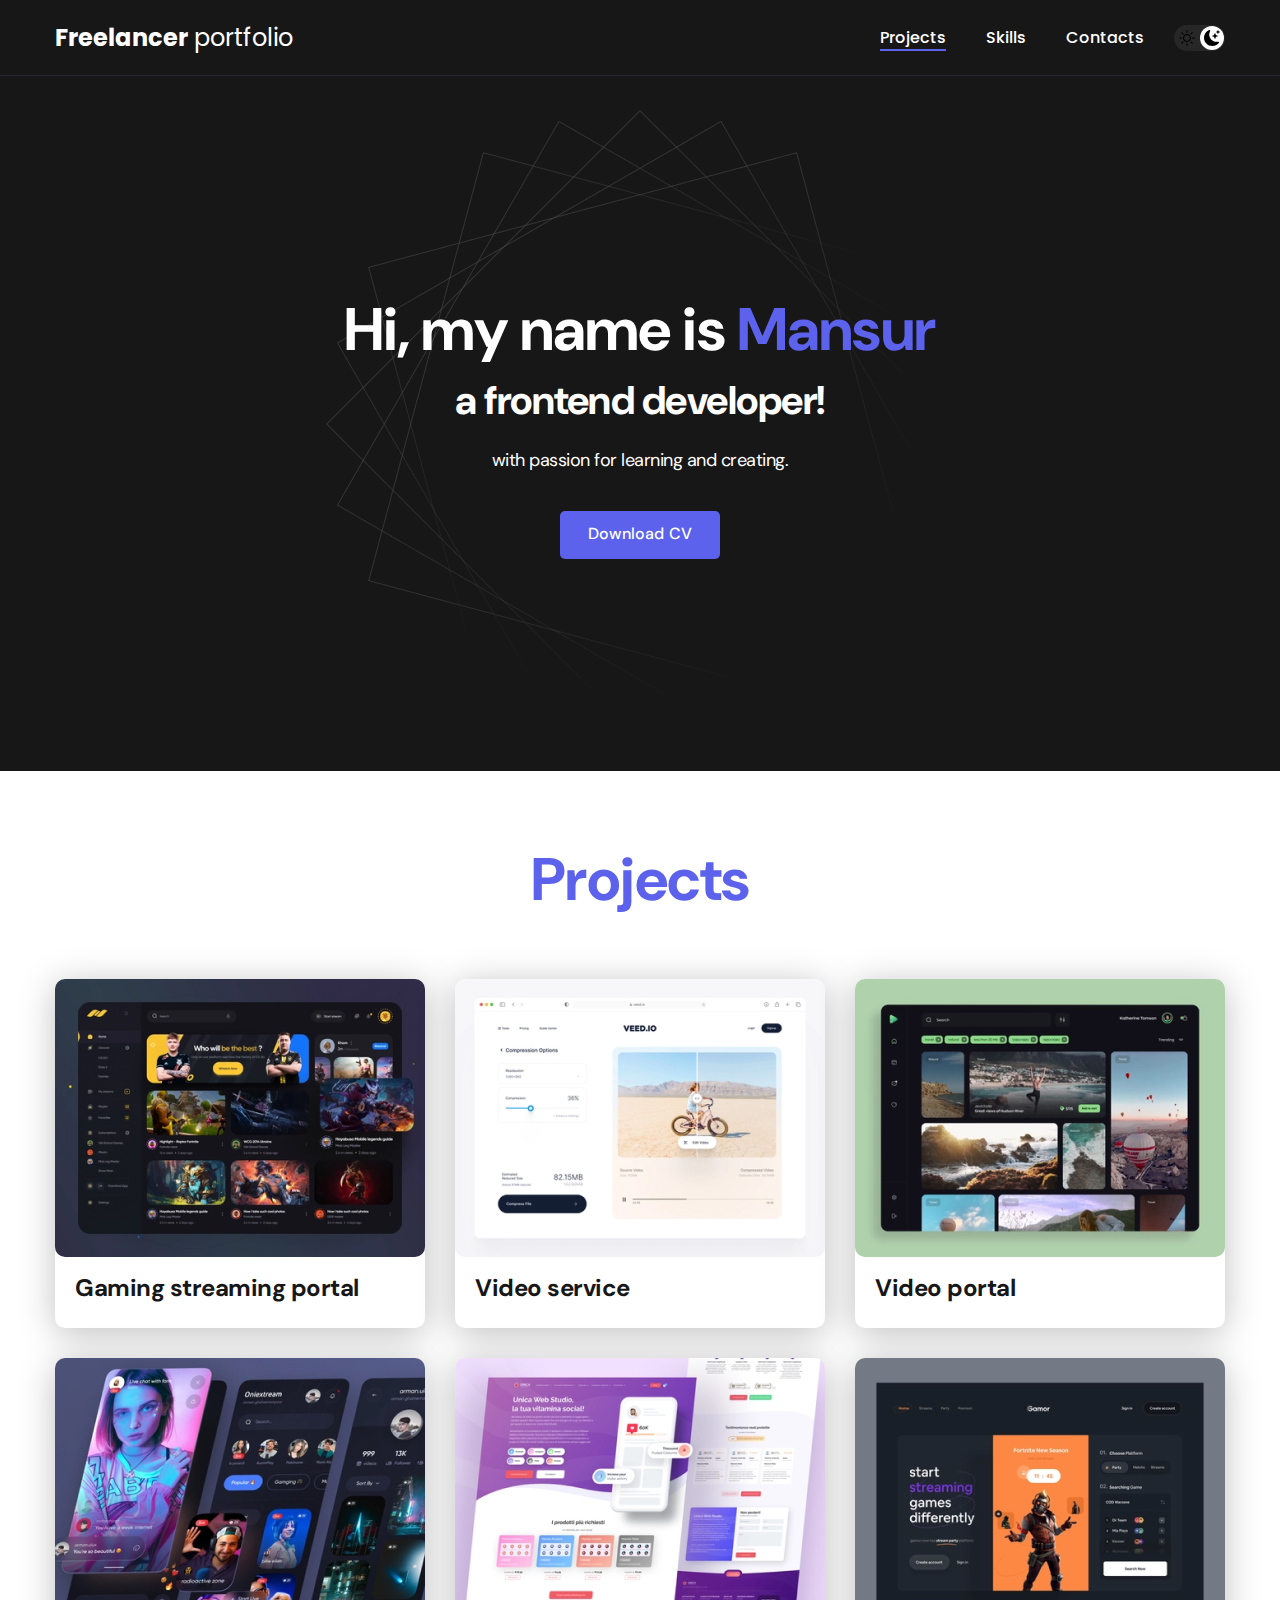
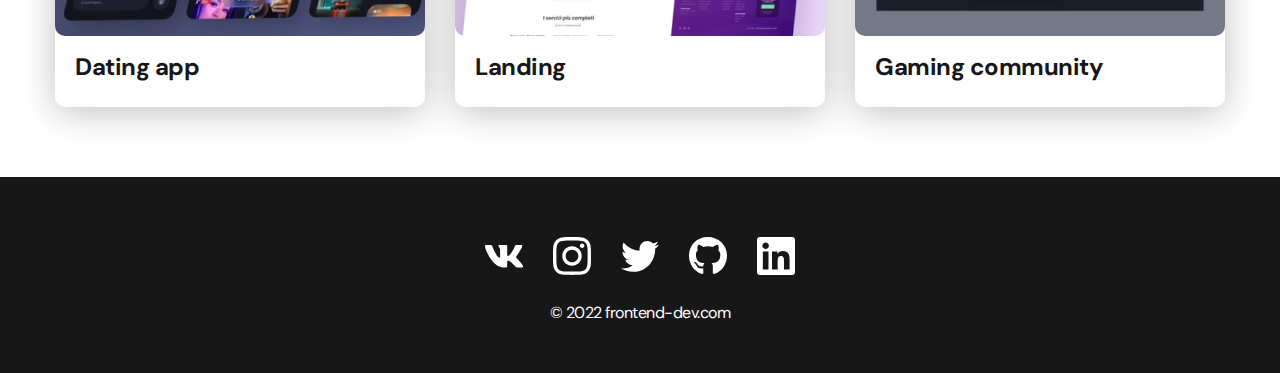
<file: HTML CSS PROJECT/index.html>
<!DOCTYPE html>
<html lang="en">
<head>
	<meta charset="UTF-8">
	<meta http-equiv="X-UA-Compatible" content="IE=edge">
	<meta name="viewport" content="width=device-width, initial-scale=1.0">
	<title>HTML CSS Project(Freelancer Portfolio)</title>
	<link rel="stylesheet" href="css/main.css">
</head>
<body>
	<nav class="nav">
		<div class="container">
			<div class="nav-row">
				<a href="./index.html" class="logo"> <strong>Freelancer</strong> portfolio</a>

				<button class="dark-mode-btn dark-mode-btn--active">
					<img src="img/icons/Sun.svg" alt="Light mode" class="dark-mode-btn__icon">
					<img src="img/icons/Moon.svg" alt="Dark mode" class="dark-mode-btn__icon">
				</button>

				<ul class="nav-list">
					<li class="nav-list__item"><a href="./index.html" class="nav-list__link nav-list__link--active">Projects</a></li>
					<li class="nav-list__item"><a href="./skills.html" class="nav-list__link">Skills</a></li>
					<li class="nav-list__item"><a href="./contacts.html" class="nav-list__link">Contacts</a></li>
				</ul>



			</div>
		</div>
	</nav>

	<header class="header">
		<div class="header__wrapper">
			<h1 class="header__title">
				<strong>Hi, my name is <em>Mansur</em></strong> <br>
				a frontend developer!
			</h1>
			<div class="header__text">
				<p>with passion for learning and creating.</p>
			</div>
			<a href="#!" class="btn">Download CV</a>
		</div>
	</header>

	<main class="section">
		<div class="container">
			<h2 class="title-1">Projects</h2>
			<ul class="projects">
				<li class="project">
					<a href="./project-page.html">
						<img src="img/projects/01 image.jpg" alt="project img" class="project__img">
					<h3 class="project__title">Gaming streaming portal</h3>
					</a>
				</li>
				<li class="project">
					<a href="./project-page.html">
						<img src="img/projects/02 image.jpg" alt="project img" class="project__img">
						<h3 class="project__title">Video service</h3>
					</a>
				</li>
				<li class="project">
					<a href="./project-page.html">
						<img src="img/projects/03 image.jpg" alt="project img" class="project__img">
						<h3 class="project__title">Video portal</h3>
					</a>
				</li>
				<li class="project">
					<a href="./project-page.html">
						<img src="img/projects/04 image.jpg" alt="project img" class="project__img">
						<h3 class="project__title">Dating app</h3>
					</a>
				</li>
				<li class="project">
					<a href="./project-page.html">
						<img src="img/projects/05 image.jpg" alt="project img" class="project__img">
						<h3 class="project__title">Landing</h3>
					</a>
				</li>
				<li class="project">
					<a href="./project-page.html">
						<img src="img/projects/06 image.jpg" alt="project img" class="project__img">
						<h3 class="project__title">Gaming community</h3>
					</a>
				</li>
			</ul>
		</div>
	</main>

	<footer class="footer">
		<div class="container">
			<div class="footer__wrapper">
				<ul class="social">
					<li class="social__item"><a href="#!"><img src="img/icons/vk.svg" alt="vk"></a></li>
					<li class="social__item"><a href="#!"><img src="img/icons/instagram.svg" alt="vk"></a></li>
					<li class="social__item"><a href="#!"><img src="img/icons/twitter.svg" alt="vk"></a></li>
					<li class="social__item"><a href="#!"><img src="img/icons/gitHub.svg" alt="vk"></a></li>
					<li class="social__item"><a href="#!"><img src="img/icons/linkedIn.svg" alt="vk"></a></li>
				</ul>
				<div class="copiright">
					<p>© 2022 frontend-dev.com</p>
				</div>
			</div>
		</div>
	</footer>

	<script src="js/main.js"></script>
</body>
</html>
</file>
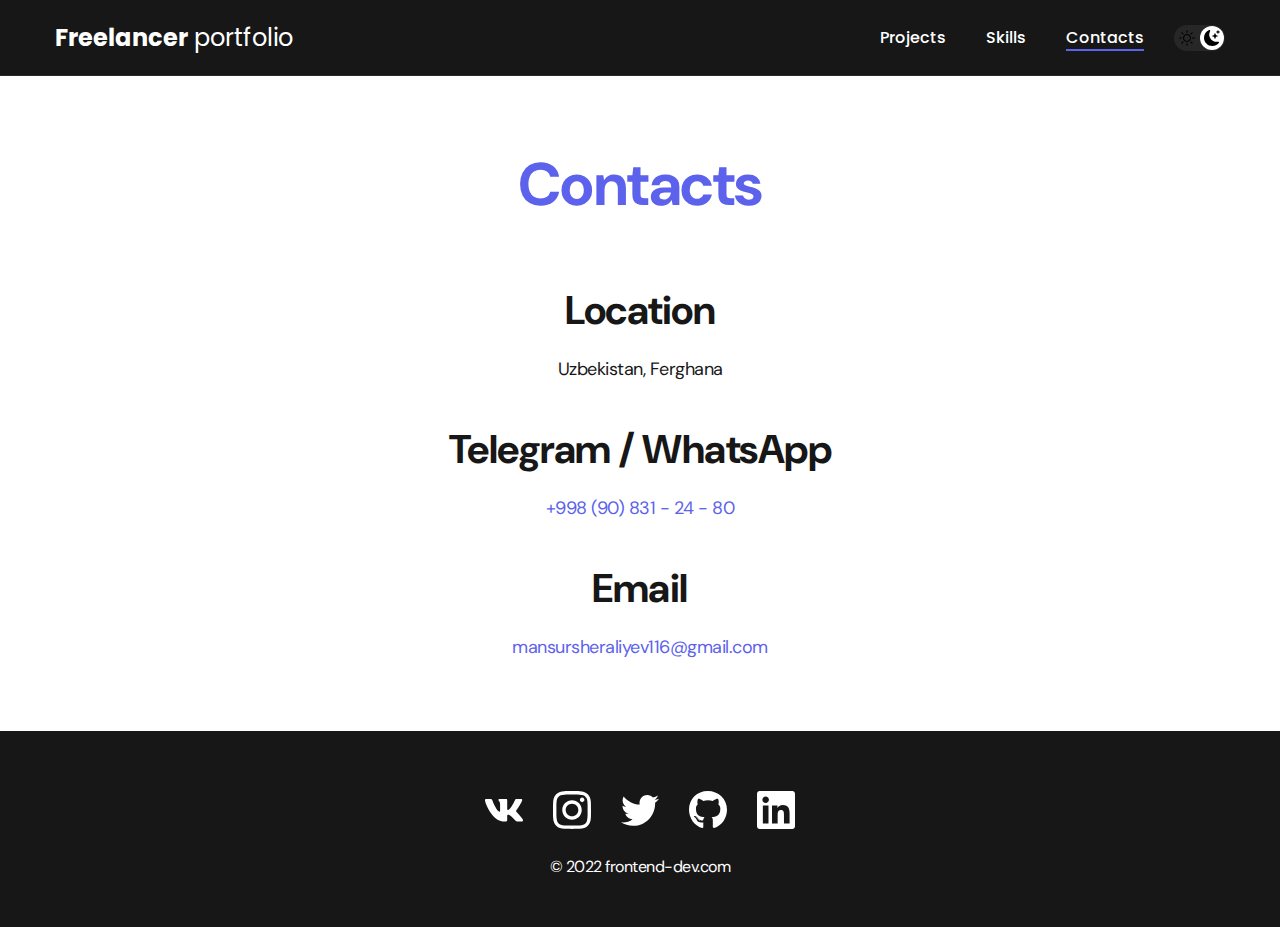
<file: HTML CSS PROJECT/contacts.html>
<!DOCTYPE html>
<html lang="en">
<head>
	<meta charset="UTF-8">
	<meta http-equiv="X-UA-Compatible" content="IE=edge">
	<meta name="viewport" content="width=device-width, initial-scale=1.0">
	<title>HTML CSS Project(Freelancer Portfolio)</title>
	<link rel="stylesheet" href="css/main.css">
</head>
<body>
	<nav class="nav">
		<div class="container">
			<div class="nav-row">
				<a href="./index.html" class="logo"> <strong>Freelancer</strong> portfolio</a>

				<button class="dark-mode-btn dark-mode-btn--active">
					<img src="img/icons/Sun.svg" alt="Light mode" class="dark-mode-btn__icon">
					<img src="img/icons/Moon.svg" alt="Dark mode" class="dark-mode-btn__icon">
				</button>

				<ul class="nav-list">
					<li class="nav-list__item"><a href="./index.html" 	class="nav-list__link">Projects</a></li>
					<li class="nav-list__item"><a href="./skills.html" class="nav-list__link">Skills</a></li>
					<li class="nav-list__item"><a href="./contacts.html" class="nav-list__link nav-list__link--active">Contacts</a></li>
				</ul>
			</div>
		</div>
	</nav>


	<main class="section">
		<div class="container">
			<h1 class="title-1">Contacts</h1>
			<ul class="content-list">
				<li class="content-list__item">
					<h2 class="title-2">Location</h2>
					<p>Uzbekistan, Ferghana</p>
				</li>
				<li class="content-list__item">
					<h2 class="title-2">Telegram / WhatsApp</h2>
					<p><a href="tel:+998908312480">+998 (90) 831 - 24 - 80</a></p>
				</li>
				<li class="content-list__item">
					<h2 class="title-2">Email</h2>
					<p><a href="mailto:mansursheraliyev116@gmail.com">mansursheraliyev116@gmail.com</a></p>
				</li>
			</ul>
		</div>
	</main>

	<footer class="footer">
		<div class="container">
			<div class="footer__wrapper">
				<ul class="social">
					<li class="social__item"><a href="#!"><img src="img/icons/vk.svg" alt="vk"></a></li>
					<li class="social__item"><a href="#!"><img src="img/icons/instagram.svg" alt="vk"></a></li>
					<li class="social__item"><a href="#!"><img src="img/icons/twitter.svg" alt="vk"></a></li>
					<li class="social__item"><a href="#!"><img src="img/icons/gitHub.svg" alt="vk"></a></li>
					<li class="social__item"><a href="#!"><img src="img/icons/linkedIn.svg" alt="vk"></a></li>
				</ul>
				<div class="copiright">
					<p>© 2022 frontend-dev.com</p>
				</div>
			</div>
		</div>
	</footer>
	<script src="js/main.js"></script>
</body>
</html>
</file>
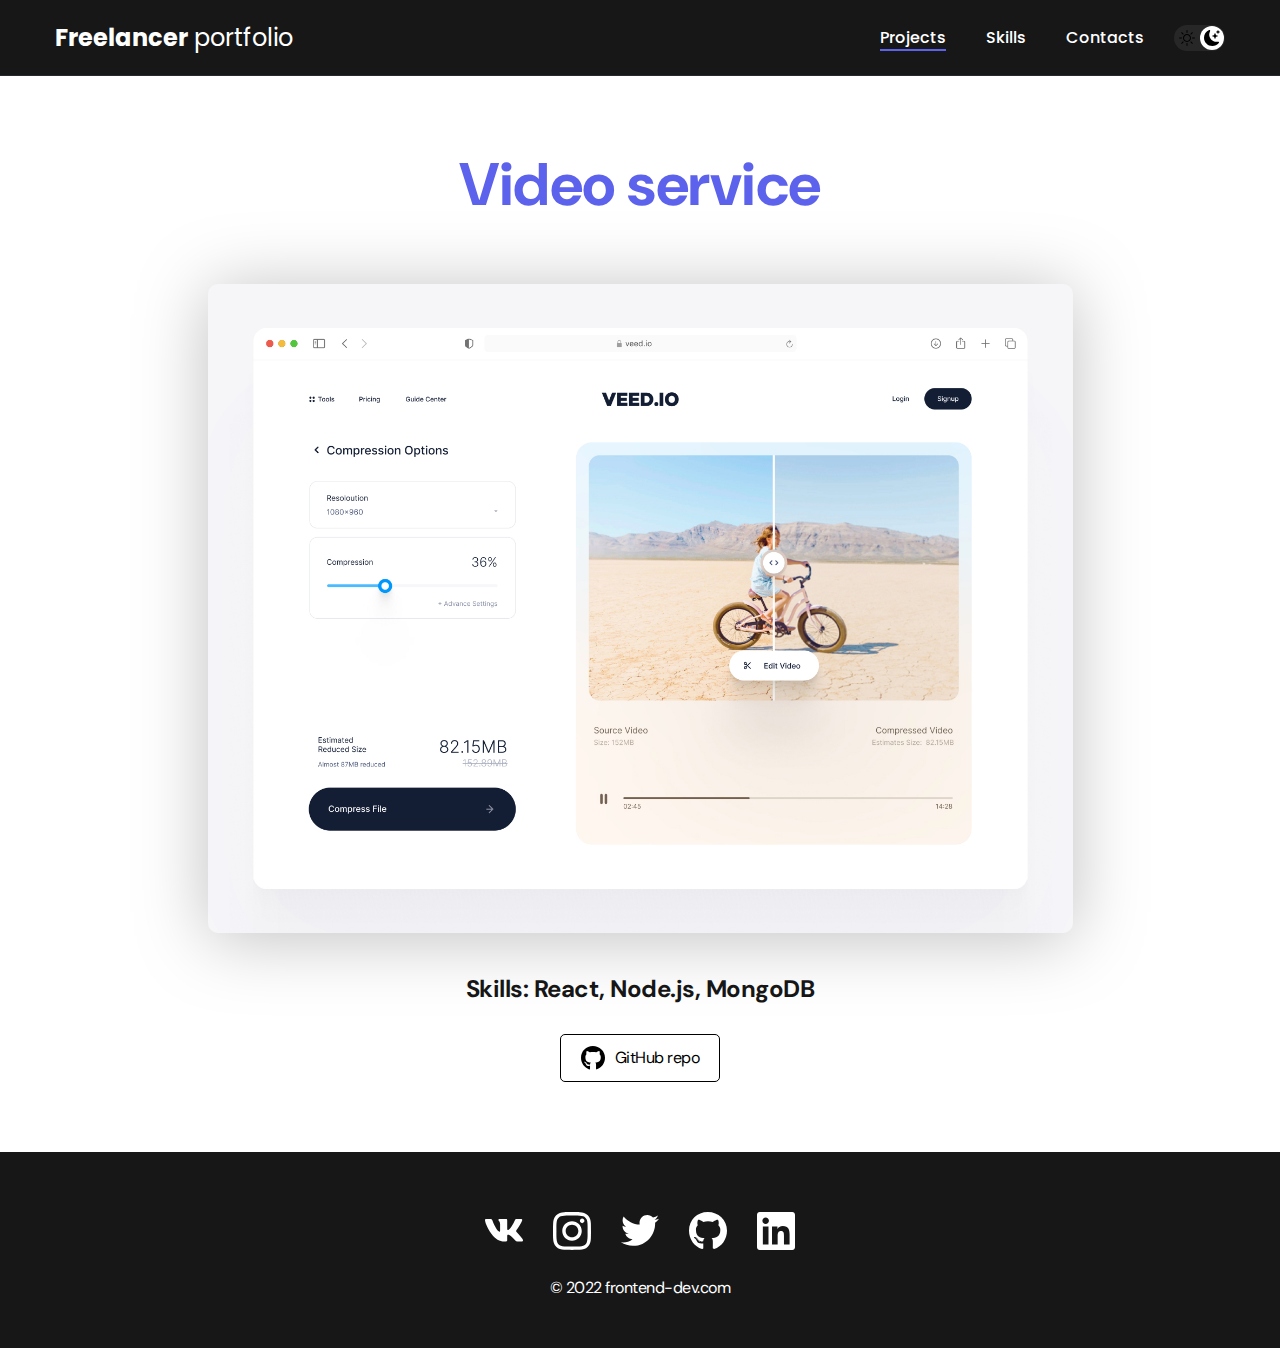
<file: HTML CSS PROJECT/project-page.html>
<!DOCTYPE html>
<html lang="en">
<head>
	<meta charset="UTF-8">
	<meta http-equiv="X-UA-Compatible" content="IE=edge">
	<meta name="viewport" content="width=device-width, initial-scale=1.0">
	<title>HTML CSS Project(Freelancer Portfolio)</title>
	<link rel="stylesheet" href="css/main.css">
</head>
<body>
	<nav class="nav">
		<div class="container">
			<div class="nav-row">
				<a href="./index.html" class="logo"> <strong>Freelancer</strong> portfolio</a>

				<button class="dark-mode-btn dark-mode-btn--active">
					<img src="img/icons/Sun.svg" alt="Light mode" class="dark-mode-btn__icon">
					<img src="img/icons/Moon.svg" alt="Dark mode" class="dark-mode-btn__icon">
				</button>

				<ul class="nav-list">
					<li class="nav-list__item"><a href="./index.html" class="nav-list__link nav-list__link--active">Projects</a></li>
					<li class="nav-list__item"><a href="./skills.html" class="nav-list__link">Skills</a></li>
					<li class="nav-list__item"><a href="./contacts.html" class="nav-list__link">Contacts</a></li>
				</ul>
			</div>
		</div>
	</nav>


	<main class="section">
		<div class="container">
			<div class="project-details">
				<h1 class="title-1">Video service</h1>
				<img src="img/projects/02-big.jpg" alt="img" class="project-details__cover">
				<div class="project-details__desc">
					<p>Skills: React, Node.js, MongoDB</p>
				</div>
				<a href="#!" class="btn-outline">
					<img src="img/icons/gitHub-black.svg" alt="icon">
					GitHub repo
				</a>
			</div>
		</div>
	</main>

	<footer class="footer">
		<div class="container">
			<div class="footer__wrapper">
				<ul class="social">
					<li class="social__item"><a href="#!"><img src="img/icons/vk.svg" alt="vk"></a></li>
					<li class="social__item"><a href="#!"><img src="img/icons/instagram.svg" alt="vk"></a></li>
					<li class="social__item"><a href="#!"><img src="img/icons/twitter.svg" alt="vk"></a></li>
					<li class="social__item"><a href="#!"><img src="img/icons/gitHub.svg" alt="vk"></a></li>
					<li class="social__item"><a href="#!"><img src="img/icons/linkedIn.svg" alt="vk"></a></li>
				</ul>
				<div class="copiright">
					<p>© 2022 frontend-dev.com</p>
				</div>
			</div>
		</div>
	</footer>
	<script src="js/main.js"></script>
</body>
</html>
</file>
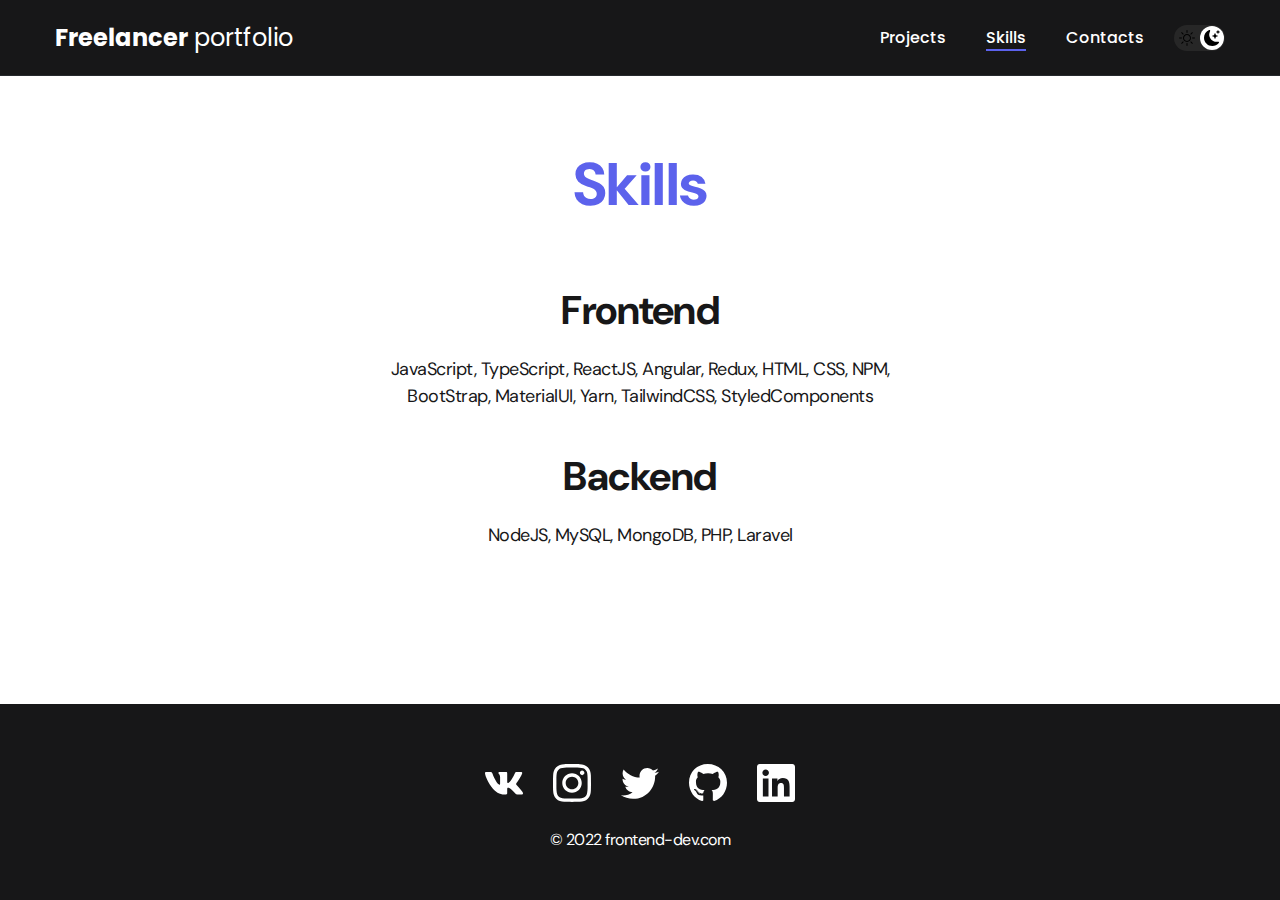
<file: HTML CSS PROJECT/skills.html>
<!DOCTYPE html>
<html lang="en">
<head>
	<meta charset="UTF-8">
	<meta http-equiv="X-UA-Compatible" content="IE=edge">
	<meta name="viewport" content="width=device-width, initial-scale=1.0">
	<title>HTML CSS Project(Freelancer Portfolio)</title>
	<link rel="stylesheet" href="css/main.css">
</head>
<body>
	<nav class="nav">
		<div class="container">
			<div class="nav-row">
				<a href="./index.html" class="logo"> <strong>Freelancer</strong> portfolio</a>

				<button class="dark-mode-btn dark-mode-btn--active">
					<img src="img/icons/Sun.svg" alt="Light mode" class="dark-mode-btn__icon">
					<img src="img/icons/Moon.svg" alt="Dark mode" class="dark-mode-btn__icon">
				</button>

				<ul class="nav-list">
					<li class="nav-list__item"><a href="./index.html" 	class="nav-list__link">Projects</a></li>
					<li class="nav-list__item"><a href="./skills.html" class="nav-list__link nav-list__link--active">Skills</a></li>
					<li class="nav-list__item"><a href="./contacts.html" class="nav-list__link">Contacts</a></li>
				</ul>
			</div>
		</div>
	</nav>


	<main class="section">
		<div class="container">
			<h1 class="title-1">Skills</h1>
			<ul class="content-list">
				<li class="content-list__item">
					<h2 class="title-2">Frontend</h2>
					<p>JavaScript, TypeScript, ReactJS, Angular, Redux, HTML, CSS, NPM, BootStrap, MaterialUI, Yarn, TailwindCSS, StyledComponents</p>
				</li>
				<li class="content-list__item">
					<h2 class="title-2">Backend</h2>
					<p>NodeJS, MySQL, MongoDB, PHP, Laravel</p>
				</li>
			</ul>
		</div>
	</main>

	<footer class="footer">
		<div class="container">
			<div class="footer__wrapper">
				<ul class="social">
					<li class="social__item"><a href="#!"><img src="img/icons/vk.svg" alt="vk"></a></li>
					<li class="social__item"><a href="#!"><img src="img/icons/instagram.svg" alt="vk"></a></li>
					<li class="social__item"><a href="#!"><img src="img/icons/twitter.svg" alt="vk"></a></li>
					<li class="social__item"><a href="#!"><img src="img/icons/gitHub.svg" alt="vk"></a></li>
					<li class="social__item"><a href="#!"><img src="img/icons/linkedIn.svg" alt="vk"></a></li>
				</ul>
				<div class="copiright">
					<p>© 2022 frontend-dev.com</p>
				</div>
			</div>
		</div>
	</footer>
	<script src="js/main.js"></script>
</body>
</html>
</file>
<file: HTML CSS PROJECT/css/main.css>
@import "./reset.css";
@import url('https://fonts.googleapis.com/css2?family=DM+Sans:wght@400;500;700&family=Poppins:wght@400;500;700&display=swap');

/* 
font-family: 'DM Sans', sans-serif;
font-family: 'Poppins', sans-serif;
*/

/* * {
	border: 1px solid red;
} */

:root {
	--blackpure : #000;
	--black : #171718;
	--black-border: #26292d;
	--white : #fff;
	--purple : #5C62EC;
	
	--text-color : var(--black);
	--dark-bg : var(--black);
	--dark-border : var(--black-border);
	--header-text : var(--white);
	--accent : var(--purple);

	/* Light mode */

	--page-bg:var(--white);
	--text-color:var(--black);

	--title-1:var(--accent);

	--project-card-bg:var(--white);
	--project-card-text:var(--black);
	--box-shadow: 0px 5px 35px rgba(0, 0, 0, 0.25);
}



.dark {
	/* Dark mode */

	--page-bg: #252526;
	--text-color:var(--white);

	--title-1:var(--white);

	--project-card-bg:var(--black);
	--project-card-text:var(--white);
	--box-shadow: 0px 5px 35px rgba(0, 0, 0, 0.8);
}

html, body {
	display: flex;
	flex-direction: column;
	min-height: 100vh;

	font-family: 'DM Sans', sans-serif;
	letter-spacing: -0.5px;

	/* Light mode */
	background-color: var(--page-bg);
	color: var(--text-color);
}

/* General */


.container {
	margin: 0 auto;
	padding: 0 15px;
	max-width: 1200px;
}


.section {
	padding: 70px 0;
}

.title-1 {
	margin-bottom: 60px;
	font-size: 60px;
	font-weight: 700;
	line-height: 1.3;
	color: var(--title-1);
	text-align: center;
}

.title-2 {
	margin-bottom: 20px;
	font-size: 40px;
	line-height: 1.3;
	font-weight: 700;
}

/* Nav */

.nav {
	padding: 20px 0;
	border-bottom: 1px solid var(--dark-border);
	background-color: var(--dark-bg);
	color: var(--white);
	letter-spacing: normal;
}

.nav-row {
	display: flex;
	justify-content: flex-end;
	align-items: center;
	column-gap: 30px;
	row-gap: 20px;
	flex-wrap: wrap;
}

.logo {
	margin-right: auto;
	color: var(--header-text);
	font-size: 24px;
	font-family: 'Poppins', sans-serif;
}

.logo strong {
	font-weight: 700;
}

.nav-list {
	display: flex;
	align-items: center;
	row-gap: 10px;
	column-gap: 40px;
	font-size: 16px;
	font-weight: 500;
	font-family: 'Poppins', sans-serif;
}

.nav-list__link {
	color: var(--header-text);
	transition: opacity 0.2s ease-in;
}

.nav-list__link:hover {
	opacity: 0.7;
}

.nav-list__link--active {
	position: relative;
}

.nav-list__link--active::before {
	content: "";
	position: absolute;
	left: 0;
	top: 100%;
	display: block;
	height: 2px;
	width: 100%;
	background-color: var(--accent);
}

/* Dark mode btn */

.dark-mode-btn {
	order: 2;
	position: relative;
	display: flex;
	justify-content: space-between;
	width: 51px;
	height: 26px;
	padding: 5px;
	border-radius: 50px;
	background-color: #272727;
}

.dark-mode-btn::before {
	content: "";
	position: absolute;
	top: 1px;
	left: 1px;
	display: block;
	width: 24px;
	height: 24px;
	border-radius: 50%;
	background-color: var(--white);
	transition: left 0.2s ease-in;
}

.dark-mode-btn--active::before {
	left: 26px;
}
.dark-mode-btn__icon {
	position: relative;
	z-index: 8;
}

/* Header */

.header {
	padding: 40px 0;
	min-height: 695px;
	display: flex;
	justify-content: center;
	align-items: center;
	text-align: center;
	background-color: var(--dark-bg);
	background-image: url('./../img/header_bg.png');
	background-repeat: no-repeat;
	background-size: auto;
	background-position: center center;
	color: var(--header-text);
}

.header__wrapper {
	padding: 0 15px;
	max-width: 670px;
}
.header__title {
	margin-bottom: 20px;
	font-size: 40px;
	font-weight: 700;
	line-height: 1.4;
}

.header__title strong {
	font-size: 60px;
	font-weight: 700;
}

.header__title em {
	font-style: normal;
	color: var(--accent);
}
.header__text {
	margin-bottom: 40px;
	font-size: 18px;
	line-height: 1.333;
}

.header__text p + p {
	margin-top: 0.5em;
}

/* Btn */



.btn {
	display: inline-block;
	height: 48px;
	padding: 12px 28px;
	border-radius: 5px;
	background-color: var(--accent);
	color: var(--white);
	letter-spacing: 0.15px;
	font-size: 16px;
	font-weight: 500;
}
.btn:hover {
	opacity: 0.7;
	transition: opacity 0.2s ease-in;
}
.btn:active {
	position: relative;
	top: 2px;
}

/* Btn Outline */

.btn-outline {
	display: flex;
	column-gap: 10px;
	align-items: center;
	padding: 12px 20px;
	height: 48px;
	border-radius: 5px;
	border: 1px solid var(--blackpure);
	background-color: var(--white);
	color: var(--blackpure);
}

.btn-outline:hover {
	opacity: 0.7;
	transition: opacity 0.2s ease-in;
}
.btn-outline:active {
	position: relative;
	top: 2px;
}




/* Projects */


.projects {
	display: flex;
	flex-wrap: wrap;
	justify-content: center;
	column-gap: 30px;
	row-gap: 30px;
}
.project {
	max-width: 370px;
	background-color: var(--project-card-bg);
	box-shadow: var(--box-shadow);
	border-radius: 10px;
}
.project__img {
	border-radius: 10px;
}
.project__title {
	padding: 15px 20px 25px;
	font-weight: 700;
	font-size: 24px;
	line-height: 1.3;
	color: var(--project-card-text);
}


/* Project details */

.project-details {
	margin: 0 auto;
	max-width: 865px;
	display: flex;
	flex-direction: column;
	align-items: center;
	text-align: center;
}

.project-details__cover {
	max-width: 100%;
	margin-bottom: 40px;
	filter: drop-shadow(0px 5px 35px rgba(0, 0, 0, 0.25));
	border-radius: 10px;
}
.project-details__desc {
	margin-bottom: 30px;
	font-weight: 700;
	font-size: 24px;
	line-height: 1.3;
}

/* Content list */


.content-list {
	margin: 0 auto;
	max-width: 570px;
	display: flex;
	flex-direction: column;
	align-items: center;
	row-gap: 40px;
	text-align: center;
}

.content-list a {
	color: var(--accent);
}
.content-list__item {
	font-size: 18px;
	line-height: 1.5;
}

.content-list__item p + p {
	margin-top: 0.5em;
}

/* Footer */


.footer {
	margin-top: auto;
	padding: 60px 0 50px;
	background-color: var(--dark-bg);
	color: var(--header-text);
}

.footer__wrapper{
	display: flex;
	flex-direction: column;
	align-items: center;
	row-gap: 27px;
}

.social {
	display: flex;
	column-gap: 30px;
	align-items: center;
}	

.copiright {
	font-size: 16px;
}
.copiright p + p {
	margin-top: 0.5em;
}


@media (max-width: 620px) {

	/* Header */

	.header {
		min-height: unset;
	}
	.header__title {
		font-size: 30px;
	}
	.header__title strong {
		font-size: 40px;
	}

	/* Nav */

	.nav-row {
		justify-content: space-between;
	}

	.dark-mode-btn {
		order: 0;
	}

	/* General */

	.section {
		padding: 40px 0;
	}
	.title-1 {
		margin-bottom: 30px;
		font-size: 40px;
	}
	.title-2 {
		margin-bottom: 10px;
		font-size: 30px;
	}

	/* Projects */

	.project__title {
		font-size: 20px;
	}

	/* Project Page */

	.project-details__desc {
		margin-bottom: 20px;
		font-size: 22px;
	}

	/* Content List */

	.content-list {
		row-gap: 20px;
	}
	.content-list__item {
		font-size: 16px;
	}

	/* Footer */

	.footer {
		padding: 40px 0 30px;
	}
	.footer__wrapper {
		row-gap: 20px;
	}

	/* Social */

	.social {
		column-gap: 20px;
	}
	.social__item {
		width: 28px;
	}	
}
</file>
